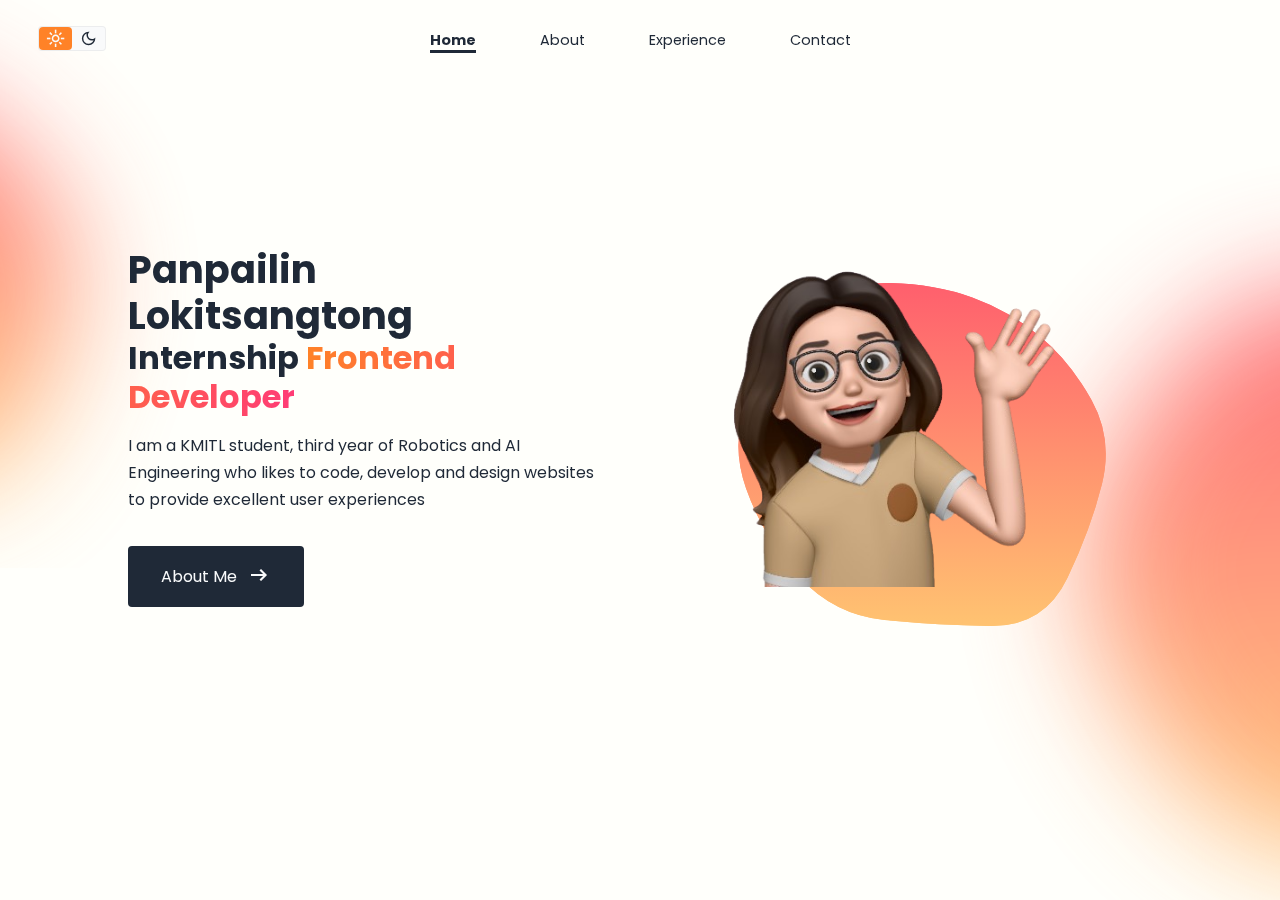
<file: index.html>
<!DOCTYPE html>
<html lang="en">
<head>
  <meta charset="UTF-8">
  <meta http-equiv="X-UA-Compatible" content="IE=edge">
  <meta name="viewport" content="width=device-width, initial-scale=1.0">
  <title>Portfolio</title>

  <link rel="stylesheet" href="./css/index.css">

  <!-- FONT (POPPINS) -->
  <link rel="preconnect" href="https://fonts.googleapis.com">
  <link rel="preconnect" href="https://fonts.gstatic.com" crossorigin>
  <link href="https://fonts.googleapis.com/css2?family=Poppins:wght@300;400;500;600;700;800;900&display=swap" rel="stylesheet">

  <!-- ICON GOOGLE -->
  <link rel="stylesheet" href="https://fonts.googleapis.com/css2?family=Material+Symbols+Outlined:opsz,wght,FILL,GRAD@48,400,1,0" />
</head>
<body>

  <div class="blob__bg">
    <svg class="deco top__blob" viewBox="0 0 800 500" preserveAspectRatio="none" xmlns="http://www.w3.org/2000/svg" xmlns:xlink="http://www.w3.org/1999/xlink" width="100%" id="blobSvg">
      <g transform="translate(154.94499588012695, -17.009185791015625)">
        <defs>
          <linearGradient id="gradient" x1="0%" y1="0%" x2="0%" y2="100%">
            <stop class="pink" offset="0%"></stop>
            <stop class="orange" offset="100%"></stop>
          </linearGradient>
        </defs>
        <path fill="url(#gradient)">
          <animate attributeName="d"
          dur="10000ms"
          repeatCount="indefinite"

          values="M421,291Q392,332,377,388Q362,444,306,440.5Q250,437,198.5,433Q147,429,112,389.5Q77,
          350,61.5,300Q46,250,68,204Q90,158,125,126.5Q160,95,205,93.5Q250,92,289.5,102.5Q329,113,358.5,141.5Q388,170,419,210Q450,250,421,291Z;
          
          M437,310Q457,370,414,414.5Q371,459,310.5,462.5Q250,466,192.5,458Q135,450,93.5,407Q52,364,27.5,307Q3,250,31,195Q59,140,100.5,101.5Q142,
          63,196,69Q250,75,288.5,96Q327,117,364,140Q401,163,409,206.5Q417,250,437,310Z;
          
          M467,304.5Q439,359,390,383Q341,407,295.5,414.5Q250,422,205.5,412.5Q161,403,128.5,
          371Q96,339,58.5,294.5Q21,250,58,205.5Q95,161,121.5,117Q148,73,199,65Q250,57,291,82.5Q332,108,375,130.5Q418,153,456.5,201.5Q495,250,467,304.5Z;
          
          M414,289Q386,328,370.5,380Q355,432,302.5,432.5Q250,433,202.5,424Q155,415,127.5,375.5Q100,
          336,64.5,293Q29,250,32,188Q35,126,97,109Q159,92,204.5,61Q250,30,296,60Q342,90,401,109.5Q460,129,451,189.5Q442,250,414,289Z;
          
          M431.10251,296.45494Q410.55745,342.90988,377.07789,377.36884Q343.59832,411.82781,296.79916,419.78275Q250,427.73769,208.20084,
          410.84422Q166.40168,393.95075,133.63936,364.97538Q100.87705,336,71.51642,293Q42.15578,250,38.57789,188Q35,126,88.22948,
          93.65159Q141.45896,61.30318,195.72948,65.38526Q250,69.46734,289.42211,91.13534Q328.84422,112.80335,385.21306,126.16399Q441.58191,139.52462,446.61474,194.76231Q451.64757,250,431.10251,296.45494Z;
          
          M421,291Q392,332,377,388Q362,444,306,440.5Q250,437,198.5,433Q147,429,112,389.5Q77,
          350,61.5,300Q46,250,68,204Q90,158,125,126.5Q160,95,205,93.5Q250,92,289.5,102.5Q329,113,358.5,141.5Q388,170,419,210Q450,250,421,291Z;">

          </animate>
        </path>
      </g>
  </svg>

  <svg class="deco down__blob" viewBox="0 0 800 500" preserveAspectRatio="none" xmlns="http://www.w3.org/2000/svg" xmlns:xlink="http://www.w3.org/1999/xlink" width="100%" id="blobSvg">
    <g transform="translate(154.94499588012695, -17.009185791015625)">
      <defs>
        <linearGradient id="gradient" x1="0%" y1="0%" x2="0%" y2="100%">
          <stop class="pink" offset="0%"></stop>
          <stop class="orange" offset="100%"></stop>
        </linearGradient>
      </defs>
      <path fill="url(#gradient)">
        <animate attributeName="d"
        dur="10000ms"
        repeatCount="indefinite"

        values="M421,291Q392,332,377,388Q362,444,306,440.5Q250,437,198.5,433Q147,429,112,389.5Q77,
        350,61.5,300Q46,250,68,204Q90,158,125,126.5Q160,95,205,93.5Q250,92,289.5,102.5Q329,113,358.5,141.5Q388,170,419,210Q450,250,421,291Z;
        
        M437,310Q457,370,414,414.5Q371,459,310.5,462.5Q250,466,192.5,458Q135,450,93.5,407Q52,364,27.5,307Q3,250,31,195Q59,140,100.5,101.5Q142,
        63,196,69Q250,75,288.5,96Q327,117,364,140Q401,163,409,206.5Q417,250,437,310Z;
        
        M467,304.5Q439,359,390,383Q341,407,295.5,414.5Q250,422,205.5,412.5Q161,403,128.5,
        371Q96,339,58.5,294.5Q21,250,58,205.5Q95,161,121.5,117Q148,73,199,65Q250,57,291,82.5Q332,108,375,130.5Q418,153,456.5,201.5Q495,250,467,304.5Z;
        
        M414,289Q386,328,370.5,380Q355,432,302.5,432.5Q250,433,202.5,424Q155,415,127.5,375.5Q100,
        336,64.5,293Q29,250,32,188Q35,126,97,109Q159,92,204.5,61Q250,30,296,60Q342,90,401,109.5Q460,129,451,189.5Q442,250,414,289Z;
        
        M431.10251,296.45494Q410.55745,342.90988,377.07789,377.36884Q343.59832,411.82781,296.79916,419.78275Q250,427.73769,208.20084,
        410.84422Q166.40168,393.95075,133.63936,364.97538Q100.87705,336,71.51642,293Q42.15578,250,38.57789,188Q35,126,88.22948,
        93.65159Q141.45896,61.30318,195.72948,65.38526Q250,69.46734,289.42211,91.13534Q328.84422,112.80335,385.21306,126.16399Q441.58191,139.52462,446.61474,194.76231Q451.64757,250,431.10251,296.45494Z;
        
        M421,291Q392,332,377,388Q362,444,306,440.5Q250,437,198.5,433Q147,429,112,389.5Q77,
        350,61.5,300Q46,250,68,204Q90,158,125,126.5Q160,95,205,93.5Q250,92,289.5,102.5Q329,113,358.5,141.5Q388,170,419,210Q450,250,421,291Z;">

        </animate>
      </path>
    </g>
  </svg>

  </div>




  <nav>
    <div class="theme-toggle">
      <span class="material-symbols-outlined active">
        light_mode
        </span>
      <span class="material-symbols-outlined">
        dark_mode
        </span>
    </div>
    
    <div class="container nav__container">
      

      <ul class="nav__menu">
        <li><a href="index.html" class="active">Home</a></li>
        <li><a href="about.html">About</a></li>
        <li><a href="experience.html">Experience</a></li>
        <li><a href="contact.html">Contact</a></li>
      </ul>

      <button id="close-menu-btn"><span class="material-symbols-outlined">close</span></button>
      <button id="open-menu-btn"><span class="material-symbols-outlined">menu</span></button>
    </div>
  </nav>
  
  <header>
    <div class="container header__container">

      <div class="header__left">
        <h1>Panpailin Lokitsangtong</h1>
        <h2>Internship <span class="dev">Frontend Developer</span></h2>
        <p>
          I am a KMITL student, third year of Robotics and AI Engineering who likes to code, develop and design
          websites to provide excellent user experiences
        </p>
        <a href="about.html" class="btn">
            About Me
            <span class="material-symbols-outlined">arrow_right_alt</span>
        </a>
      </div>

      <div class="header__right">
        <img class="header__img" id="main_lightimg"src="./img/main_lightmode.png">
        <img class="header__img" id="main_darkimg" src="./img/main_darkmode.png">

        <svg class="header__blob" viewBox="0 0 800 500" preserveAspectRatio="none" xmlns="http://www.w3.org/2000/svg" xmlns:xlink="http://www.w3.org/1999/xlink" width="100%" id="blobSvg">
          <g transform="translate(154.94499588012695, -17.009185791015625)">
            <defs>
              <linearGradient id="gradient" x1="0%" y1="0%" x2="0%" y2="100%">
                <stop class="pink" offset="0%"></stop>
                <stop class="orange" offset="100%"></stop>
              </linearGradient>
            </defs>
            <path fill="url(#gradient)">
              <animate attributeName="d"
              dur="10000ms"
              repeatCount="indefinite"

              values="M421,291Q392,332,377,388Q362,444,306,440.5Q250,437,198.5,433Q147,429,112,389.5Q77,
              350,61.5,300Q46,250,68,204Q90,158,125,126.5Q160,95,205,93.5Q250,92,289.5,102.5Q329,113,358.5,141.5Q388,170,419,210Q450,250,421,291Z;
              
              M437,310Q457,370,414,414.5Q371,459,310.5,462.5Q250,466,192.5,458Q135,450,93.5,407Q52,364,27.5,307Q3,250,31,195Q59,140,100.5,101.5Q142,
              63,196,69Q250,75,288.5,96Q327,117,364,140Q401,163,409,206.5Q417,250,437,310Z;
              
              M467,304.5Q439,359,390,383Q341,407,295.5,414.5Q250,422,205.5,412.5Q161,403,128.5,
              371Q96,339,58.5,294.5Q21,250,58,205.5Q95,161,121.5,117Q148,73,199,65Q250,57,291,82.5Q332,108,375,130.5Q418,153,456.5,201.5Q495,250,467,304.5Z;
              
              M414,289Q386,328,370.5,380Q355,432,302.5,432.5Q250,433,202.5,424Q155,415,127.5,375.5Q100,
              336,64.5,293Q29,250,32,188Q35,126,97,109Q159,92,204.5,61Q250,30,296,60Q342,90,401,109.5Q460,129,451,189.5Q442,250,414,289Z;
              
              M431.10251,296.45494Q410.55745,342.90988,377.07789,377.36884Q343.59832,411.82781,296.79916,419.78275Q250,427.73769,208.20084,
              410.84422Q166.40168,393.95075,133.63936,364.97538Q100.87705,336,71.51642,293Q42.15578,250,38.57789,188Q35,126,88.22948,
              93.65159Q141.45896,61.30318,195.72948,65.38526Q250,69.46734,289.42211,91.13534Q328.84422,112.80335,385.21306,126.16399Q441.58191,139.52462,446.61474,194.76231Q451.64757,250,431.10251,296.45494Z;
              
              M421,291Q392,332,377,388Q362,444,306,440.5Q250,437,198.5,433Q147,429,112,389.5Q77,
              350,61.5,300Q46,250,68,204Q90,158,125,126.5Q160,95,205,93.5Q250,92,289.5,102.5Q329,113,358.5,141.5Q388,170,419,210Q450,250,421,291Z;">

              </animate>
            </path>
          </g>
        </svg>

        <svg class="header__blob" viewBox="0 0 800 500" preserveAspectRatio="none" xmlns="http://www.w3.org/2000/svg" xmlns:xlink="http://www.w3.org/1999/xlink" width="100%" id="blobSvg">
          <g transform="translate(154.94499588012695, -17.009185791015625)">
            <defs>
              <linearGradient id="gradient" x1="0%" y1="0%" x2="0%" y2="100%">
                <stop offset="0%" style="stop-color: rgb(255, 95, 109);"></stop>
                <stop offset="100%" style="stop-color: rgb(255, 195, 113);"></stop>
              </linearGradient>
            </defs>
            <path fill="url(#gradient)">
              <animate attributeName="d"
              dur="10000ms"
              repeatCount="indefinite"

              values="M421,291Q392,332,377,388Q362,444,306,440.5Q250,437,198.5,433Q147,429,112,389.5Q77,
              350,61.5,300Q46,250,68,204Q90,158,125,126.5Q160,95,205,93.5Q250,92,289.5,102.5Q329,113,358.5,141.5Q388,170,419,210Q450,250,421,291Z;
              
              M437,310Q457,370,414,414.5Q371,459,310.5,462.5Q250,466,192.5,458Q135,450,93.5,407Q52,364,27.5,307Q3,250,31,195Q59,140,100.5,101.5Q142,
              63,196,69Q250,75,288.5,96Q327,117,364,140Q401,163,409,206.5Q417,250,437,310Z;
              
              M467,304.5Q439,359,390,383Q341,407,295.5,414.5Q250,422,205.5,412.5Q161,403,128.5,
              371Q96,339,58.5,294.5Q21,250,58,205.5Q95,161,121.5,117Q148,73,199,65Q250,57,291,82.5Q332,108,375,130.5Q418,153,456.5,201.5Q495,250,467,304.5Z;
              
              M414,289Q386,328,370.5,380Q355,432,302.5,432.5Q250,433,202.5,424Q155,415,127.5,375.5Q100,
              336,64.5,293Q29,250,32,188Q35,126,97,109Q159,92,204.5,61Q250,30,296,60Q342,90,401,109.5Q460,129,451,189.5Q442,250,414,289Z;
              
              M431.10251,296.45494Q410.55745,342.90988,377.07789,377.36884Q343.59832,411.82781,296.79916,419.78275Q250,427.73769,208.20084,
              410.84422Q166.40168,393.95075,133.63936,364.97538Q100.87705,336,71.51642,293Q42.15578,250,38.57789,188Q35,126,88.22948,
              93.65159Q141.45896,61.30318,195.72948,65.38526Q250,69.46734,289.42211,91.13534Q328.84422,112.80335,385.21306,126.16399Q441.58191,139.52462,446.61474,194.76231Q451.64757,250,431.10251,296.45494Z;
              
              M421,291Q392,332,377,388Q362,444,306,440.5Q250,437,198.5,433Q147,429,112,389.5Q77,
              350,61.5,300Q46,250,68,204Q90,158,125,126.5Q160,95,205,93.5Q250,92,289.5,102.5Q329,113,358.5,141.5Q388,170,419,210Q450,250,421,291Z;">

              </animate>
            </path>
          </g>
        </svg>

      </div>
    </div>
  </header>

  <script src="./js/main.js"></script>
  
</body>
</html>
</file>
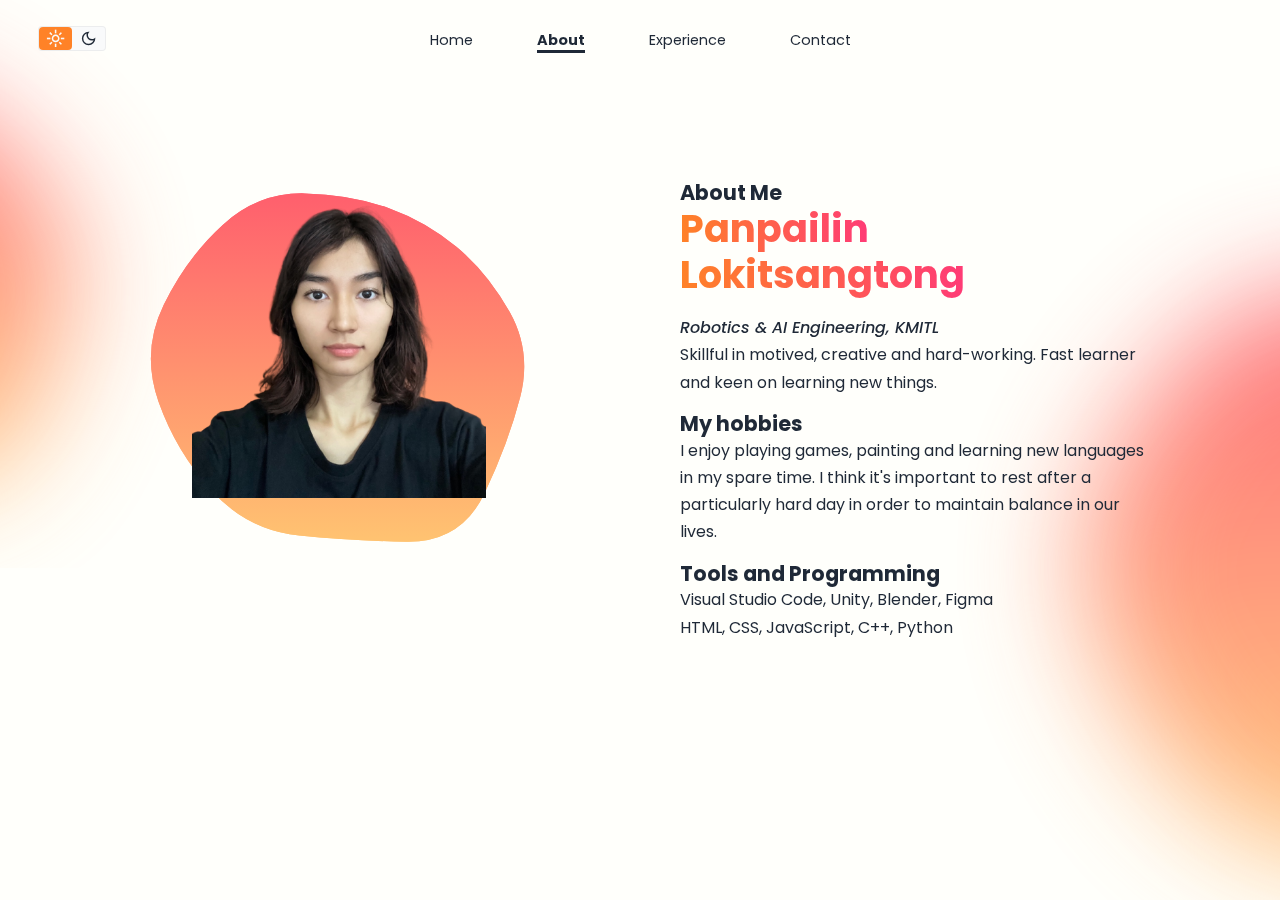
<file: about.html>
<!DOCTYPE html>
<html lang="en">
<head>
  <meta charset="UTF-8">
  <meta http-equiv="X-UA-Compatible" content="IE=edge">
  <meta name="viewport" content="width=device-width, initial-scale=1.0">
  <title>Portfolio</title>

  <link rel="stylesheet" href="./css/index.css">
  <link rel="stylesheet" href="./css/about.css">

  <!-- FONT (POPPINS) -->
  <link rel="preconnect" href="https://fonts.googleapis.com">
  <link rel="preconnect" href="https://fonts.gstatic.com" crossorigin>
  <link href="https://fonts.googleapis.com/css2?family=Poppins:wght@300;400;500;600;700;800;900&display=swap" rel="stylesheet">

  <!-- ICON GOOGLE -->
  <link rel="stylesheet" href="https://fonts.googleapis.com/css2?family=Material+Symbols+Outlined:opsz,wght,FILL,GRAD@48,400,1,0" />
</head>
<body>

  <div class="blob__bg">
    <svg class="deco top__blob" viewBox="0 0 800 500" preserveAspectRatio="none" xmlns="http://www.w3.org/2000/svg" xmlns:xlink="http://www.w3.org/1999/xlink" width="100%" id="blobSvg">
      <g transform="translate(154.94499588012695, -17.009185791015625)">
        <defs>
          <linearGradient id="gradient" x1="0%" y1="0%" x2="0%" y2="100%">
            <stop class="pink" offset="0%"></stop>
            <stop class="orange" offset="100%"></stop>
          </linearGradient>
        </defs>
        <path fill="url(#gradient)">
          <animate attributeName="d"
          dur="10000ms"
          repeatCount="indefinite"

          values="M421,291Q392,332,377,388Q362,444,306,440.5Q250,437,198.5,433Q147,429,112,389.5Q77,
          350,61.5,300Q46,250,68,204Q90,158,125,126.5Q160,95,205,93.5Q250,92,289.5,102.5Q329,113,358.5,141.5Q388,170,419,210Q450,250,421,291Z;
          
          M437,310Q457,370,414,414.5Q371,459,310.5,462.5Q250,466,192.5,458Q135,450,93.5,407Q52,364,27.5,307Q3,250,31,195Q59,140,100.5,101.5Q142,
          63,196,69Q250,75,288.5,96Q327,117,364,140Q401,163,409,206.5Q417,250,437,310Z;
          
          M467,304.5Q439,359,390,383Q341,407,295.5,414.5Q250,422,205.5,412.5Q161,403,128.5,
          371Q96,339,58.5,294.5Q21,250,58,205.5Q95,161,121.5,117Q148,73,199,65Q250,57,291,82.5Q332,108,375,130.5Q418,153,456.5,201.5Q495,250,467,304.5Z;
          
          M414,289Q386,328,370.5,380Q355,432,302.5,432.5Q250,433,202.5,424Q155,415,127.5,375.5Q100,
          336,64.5,293Q29,250,32,188Q35,126,97,109Q159,92,204.5,61Q250,30,296,60Q342,90,401,109.5Q460,129,451,189.5Q442,250,414,289Z;
          
          M431.10251,296.45494Q410.55745,342.90988,377.07789,377.36884Q343.59832,411.82781,296.79916,419.78275Q250,427.73769,208.20084,
          410.84422Q166.40168,393.95075,133.63936,364.97538Q100.87705,336,71.51642,293Q42.15578,250,38.57789,188Q35,126,88.22948,
          93.65159Q141.45896,61.30318,195.72948,65.38526Q250,69.46734,289.42211,91.13534Q328.84422,112.80335,385.21306,126.16399Q441.58191,139.52462,446.61474,194.76231Q451.64757,250,431.10251,296.45494Z;
          
          M421,291Q392,332,377,388Q362,444,306,440.5Q250,437,198.5,433Q147,429,112,389.5Q77,
          350,61.5,300Q46,250,68,204Q90,158,125,126.5Q160,95,205,93.5Q250,92,289.5,102.5Q329,113,358.5,141.5Q388,170,419,210Q450,250,421,291Z;">

          </animate>
        </path>
      </g>
  </svg>

  <svg class="deco down__blob" viewBox="0 0 800 500" preserveAspectRatio="none" xmlns="http://www.w3.org/2000/svg" xmlns:xlink="http://www.w3.org/1999/xlink" width="100%" id="blobSvg">
    <g transform="translate(154.94499588012695, -17.009185791015625)">
      <defs>
        <linearGradient id="gradient" x1="0%" y1="0%" x2="0%" y2="100%">
          <stop class="pink" offset="0%"></stop>
          <stop class="orange" offset="100%"></stop>
        </linearGradient>
      </defs>
      <path fill="url(#gradient)">
        <animate attributeName="d"
        dur="10000ms"
        repeatCount="indefinite"

        values="M421,291Q392,332,377,388Q362,444,306,440.5Q250,437,198.5,433Q147,429,112,389.5Q77,
        350,61.5,300Q46,250,68,204Q90,158,125,126.5Q160,95,205,93.5Q250,92,289.5,102.5Q329,113,358.5,141.5Q388,170,419,210Q450,250,421,291Z;
        
        M437,310Q457,370,414,414.5Q371,459,310.5,462.5Q250,466,192.5,458Q135,450,93.5,407Q52,364,27.5,307Q3,250,31,195Q59,140,100.5,101.5Q142,
        63,196,69Q250,75,288.5,96Q327,117,364,140Q401,163,409,206.5Q417,250,437,310Z;
        
        M467,304.5Q439,359,390,383Q341,407,295.5,414.5Q250,422,205.5,412.5Q161,403,128.5,
        371Q96,339,58.5,294.5Q21,250,58,205.5Q95,161,121.5,117Q148,73,199,65Q250,57,291,82.5Q332,108,375,130.5Q418,153,456.5,201.5Q495,250,467,304.5Z;
        
        M414,289Q386,328,370.5,380Q355,432,302.5,432.5Q250,433,202.5,424Q155,415,127.5,375.5Q100,
        336,64.5,293Q29,250,32,188Q35,126,97,109Q159,92,204.5,61Q250,30,296,60Q342,90,401,109.5Q460,129,451,189.5Q442,250,414,289Z;
        
        M431.10251,296.45494Q410.55745,342.90988,377.07789,377.36884Q343.59832,411.82781,296.79916,419.78275Q250,427.73769,208.20084,
        410.84422Q166.40168,393.95075,133.63936,364.97538Q100.87705,336,71.51642,293Q42.15578,250,38.57789,188Q35,126,88.22948,
        93.65159Q141.45896,61.30318,195.72948,65.38526Q250,69.46734,289.42211,91.13534Q328.84422,112.80335,385.21306,126.16399Q441.58191,139.52462,446.61474,194.76231Q451.64757,250,431.10251,296.45494Z;
        
        M421,291Q392,332,377,388Q362,444,306,440.5Q250,437,198.5,433Q147,429,112,389.5Q77,
        350,61.5,300Q46,250,68,204Q90,158,125,126.5Q160,95,205,93.5Q250,92,289.5,102.5Q329,113,358.5,141.5Q388,170,419,210Q450,250,421,291Z;">

        </animate>
      </path>
    </g>
  </svg>

  </div>

  


  <nav>
    <div class="theme-toggle">
      <span class="material-symbols-outlined active">
        light_mode
        </span>
      <span class="material-symbols-outlined">
        dark_mode
        </span>
    </div>
    
    <div class="container nav__container">
      

      <ul class="nav__menu">
        <li><a href="index.html">Home</a></li>
        <li><a href="about.html" class="active">About</a></li>
        <li><a href="experience.html">Experience</a></li>
        <li><a href="contact.html">Contact</a></li>
      </ul>

      <button id="close-menu-btn"><span class="material-symbols-outlined">close</span></button>
      <button id="open-menu-btn"><span class="material-symbols-outlined">menu</span></button>
    </div>
  </nav>
  
  <header>
    <div class="container header__container">
      <div class="header__left about">
        <img class="about__img" src="./img/about_profile.png">

        <svg class="about__blob" viewBox="0 0 800 500" preserveAspectRatio="none" xmlns="http://www.w3.org/2000/svg" xmlns:xlink="http://www.w3.org/1999/xlink" width="100%" id="blobSvg">
          <g transform="translate(154.94499588012695, -17.009185791015625)">
            <defs>
              <linearGradient id="gradient" x1="0%" y1="0%" x2="0%" y2="100%">
                <stop class="pink" offset="0%"></stop>
                <stop class="orange" offset="100%"></stop>
              </linearGradient>
            </defs>
            <path fill="url(#gradient)">
              <animate attributeName="d"
              dur="10000ms"
              repeatCount="indefinite"

              values="M421,291Q392,332,377,388Q362,444,306,440.5Q250,437,198.5,433Q147,429,112,389.5Q77,
              350,61.5,300Q46,250,68,204Q90,158,125,126.5Q160,95,205,93.5Q250,92,289.5,102.5Q329,113,358.5,141.5Q388,170,419,210Q450,250,421,291Z;
              
              M437,310Q457,370,414,414.5Q371,459,310.5,462.5Q250,466,192.5,458Q135,450,93.5,407Q52,364,27.5,307Q3,250,31,195Q59,140,100.5,101.5Q142,
              63,196,69Q250,75,288.5,96Q327,117,364,140Q401,163,409,206.5Q417,250,437,310Z;
              
              M467,304.5Q439,359,390,383Q341,407,295.5,414.5Q250,422,205.5,412.5Q161,403,128.5,
              371Q96,339,58.5,294.5Q21,250,58,205.5Q95,161,121.5,117Q148,73,199,65Q250,57,291,82.5Q332,108,375,130.5Q418,153,456.5,201.5Q495,250,467,304.5Z;
              
              M414,289Q386,328,370.5,380Q355,432,302.5,432.5Q250,433,202.5,424Q155,415,127.5,375.5Q100,
              336,64.5,293Q29,250,32,188Q35,126,97,109Q159,92,204.5,61Q250,30,296,60Q342,90,401,109.5Q460,129,451,189.5Q442,250,414,289Z;
              
              M431.10251,296.45494Q410.55745,342.90988,377.07789,377.36884Q343.59832,411.82781,296.79916,419.78275Q250,427.73769,208.20084,
              410.84422Q166.40168,393.95075,133.63936,364.97538Q100.87705,336,71.51642,293Q42.15578,250,38.57789,188Q35,126,88.22948,
              93.65159Q141.45896,61.30318,195.72948,65.38526Q250,69.46734,289.42211,91.13534Q328.84422,112.80335,385.21306,126.16399Q441.58191,139.52462,446.61474,194.76231Q451.64757,250,431.10251,296.45494Z;
              
              M421,291Q392,332,377,388Q362,444,306,440.5Q250,437,198.5,433Q147,429,112,389.5Q77,
              350,61.5,300Q46,250,68,204Q90,158,125,126.5Q160,95,205,93.5Q250,92,289.5,102.5Q329,113,358.5,141.5Q388,170,419,210Q450,250,421,291Z;">

              </animate>
            </path>
          </g>
        </svg>

        <svg class="about__blob" viewBox="0 0 800 500" preserveAspectRatio="none" xmlns="http://www.w3.org/2000/svg" xmlns:xlink="http://www.w3.org/1999/xlink" width="100%" id="blobSvg">
          <g transform="translate(154.94499588012695, -17.009185791015625)">
            <defs>
              <linearGradient id="gradient" x1="0%" y1="0%" x2="0%" y2="100%">
                <stop class="pink" offset="0%"></stop>
                <stop class="orange" offset="100%"></stop>
              </linearGradient>
            </defs>
            <path fill="url(#gradient)">
              <animate attributeName="d"
              dur="10000ms"
              repeatCount="indefinite"

              values="M421,291Q392,332,377,388Q362,444,306,440.5Q250,437,198.5,433Q147,429,112,389.5Q77,
              350,61.5,300Q46,250,68,204Q90,158,125,126.5Q160,95,205,93.5Q250,92,289.5,102.5Q329,113,358.5,141.5Q388,170,419,210Q450,250,421,291Z;
              
              M437,310Q457,370,414,414.5Q371,459,310.5,462.5Q250,466,192.5,458Q135,450,93.5,407Q52,364,27.5,307Q3,250,31,195Q59,140,100.5,101.5Q142,
              63,196,69Q250,75,288.5,96Q327,117,364,140Q401,163,409,206.5Q417,250,437,310Z;
              
              M467,304.5Q439,359,390,383Q341,407,295.5,414.5Q250,422,205.5,412.5Q161,403,128.5,
              371Q96,339,58.5,294.5Q21,250,58,205.5Q95,161,121.5,117Q148,73,199,65Q250,57,291,82.5Q332,108,375,130.5Q418,153,456.5,201.5Q495,250,467,304.5Z;
              
              M414,289Q386,328,370.5,380Q355,432,302.5,432.5Q250,433,202.5,424Q155,415,127.5,375.5Q100,
              336,64.5,293Q29,250,32,188Q35,126,97,109Q159,92,204.5,61Q250,30,296,60Q342,90,401,109.5Q460,129,451,189.5Q442,250,414,289Z;
              
              M431.10251,296.45494Q410.55745,342.90988,377.07789,377.36884Q343.59832,411.82781,296.79916,419.78275Q250,427.73769,208.20084,
              410.84422Q166.40168,393.95075,133.63936,364.97538Q100.87705,336,71.51642,293Q42.15578,250,38.57789,188Q35,126,88.22948,
              93.65159Q141.45896,61.30318,195.72948,65.38526Q250,69.46734,289.42211,91.13534Q328.84422,112.80335,385.21306,126.16399Q441.58191,139.52462,446.61474,194.76231Q451.64757,250,431.10251,296.45494Z;
              
              M421,291Q392,332,377,388Q362,444,306,440.5Q250,437,198.5,433Q147,429,112,389.5Q77,
              350,61.5,300Q46,250,68,204Q90,158,125,126.5Q160,95,205,93.5Q250,92,289.5,102.5Q329,113,358.5,141.5Q388,170,419,210Q450,250,421,291Z;">

              </animate>
            </path>
          </g>
        </svg>
      
      </div>

      <div class="about__right">
        <div class="about__me name">
          <h4>About Me</h4>
          <h1><span class="dev">Panpailin</span></h1>
          <h1><span class="dev">Lokitsangtong</span></h1>
        </div>

        <div class="about__me engineering">
          <p><span class="RAI">Robotics & AI Engineering, KMITL</span></p>
          <p>
            Skillful in motived, creative and hard-working. Fast learner
            and keen on learning new things.
          </p>
        </div>

        <div class="about__me hobbies">
          <h4>My hobbies</h4>
          <p>
            I enjoy playing games, painting and learning new languages in my
            spare time. I think it's important to rest after a particularly
            hard day in order to maintain balance in our lives.
          </p>
        </div>

        <div class="about__me tools">
          <h4>Tools and Programming</h4>
          <p>
            Visual Studio Code, Unity, Blender, Figma
          </p>
          <p>
            HTML, CSS, JavaScript, C++, Python
          </p>
        </div>
        
        
        <!-- <div class="design__tool">

        </div> -->
        

      </div>

      
    </div>
  </header>

  
  <script src="./js/about.js"></script>
  
</body>
</html>
</file>
<file: css/index.css>
@import url('https://fonts.googleapis.com/css2?family=Poppins:ital,wght@1,100;1,200;1,300;1,400;1,500;1,600;1,700;1,800;1,900&display=swap');
* {
  margin: 0;
  padding: 0;
  border: 0;
  outline: 0;
  text-decoration: none;
  list-style: none;
  box-sizing: border-box;
}

:root {
  --color-bg: #FFFFFB;
  --color-white: #F9FAFB;
  --color-black: #000000;
  --color-dark: #1F2937;
  --color-variable: #FF8227;
  --color-gradient-light: -webkit-linear-gradient(left,#FF8227,#FF5E4E, #FF3B76);

  --color-blob-pink: rgb(255, 95, 109);
  --color-blob-orange: rgb(255, 195, 113);

  --container-width-lg: 80%;
  --container-width-md: 90%;
  --container-width-sm: 94%;

  --box-shadow: -4rem 6rem 10rem rgba(0,0,0,0.6);
  --box-shadowGlass: 0 8px 32px 0 rgba( 0,0,0, 0.37 );

  --transition: all 400ms ease;
}

.dark-theme-variables {
  --color-bg: #1F2937;
  --color-white: #000000;
  --color-black: #ffffff;
  --color-dark: #F9FAFB;
  --color-variable: #6758FF;
  --color-gradient-light: -webkit-linear-gradient(left,#4743EF,#8432DF, #C020D0);

  --color-blob-pink: #4743EF;
  --color-blob-orange: #C020D0;

  --box-shadow: -4rem 6rem 10rem rgba(255, 255, 255, 0.6);
  --box-shadowGlass: 0 8px 32px 0 rgba( 255, 255, 255, 0.37 );
}

body {
  font-family: 'Poppins', sans-serif;
  line-height: 1.7;
  color: var(--color-dark);
  background: var(--color-bg);
}

.container {
  width: var(--container-width-lg);
  margin: 0 auto;
}

h1, h2, h3, h4, h5 {
  line-height: 1.2;
}

h1 {
  font-size: 2.4rem;
}

h2 {
  font-size: 2rem;
}

h3 {
  font-size: 1.6rem;
}

h4 {
  font-size: 1.3rem;
}

a {
  color: var(--color-dark);
}

img {
  width: 80%;
}

.btn {
  display: inline-flex;
  background: var(--color-dark);
  color: var(--color-white);
  padding: 1rem 2rem;
  border: 1px solid transparent;
  border-radius: 4px;
  overflow: hidden;
  gap: 10px;
  text-decoration: none;
  transition: var(--transition);
}

.btn:hover {
  background: var(--color-variable);
  color: var(--color-black);
  z-index: 1;
  cursor: pointer;
}

/* NAVBAR */
nav {
  background: transparent;
  width: 100vw;
  height: 5rem;
  position: fixed;
  top: 0;
  z-index: 100;
}

.nav__container {
  height: 100%;
  display: flex;
  justify-content: center;
  align-items: center;
}

.theme-toggle {
  background: var(--color-white);
  color: var(--color-dark);
  position: absolute;
  display: flex;
  justify-content: space-between;
  align-items: center;
  top: 1.6rem;
  left: 3%;
  height: 1.6rem;
  width: 4.2rem;
  cursor: pointer;
  border: 1px solid rgba(0,0,0,0.05);
  border-radius: 4px;
}

.theme-toggle span {
  font-size: 1.2rem;
  width: 50%;
  height: 100%;
  display: flex;
  align-items: center;
  justify-content: center;
}

.theme-toggle span.active {
  background: var(--color-variable);
  color: var(--color-white);
  border-radius: 4px;
}

.theme-toggle span.visible {
  background: var(--color-white);
  color: var(--color-black);
  border-radius: 4px;
}

nav button {
  background: transparent;
  display: none;
}

.header__img:nth-child(2) {
  display: none;
}

.nav__menu {
  display: flex;
  align-items: center;
  gap: 4rem;
}

.nav__menu li a{
  font-size: 0.9rem;
  transition: var(--transition);
}

.nav__menu li a.active{
  font-weight: bold;
  border-bottom: 3px solid var(--color-dark);
  transition: var(--transition);
}

.nav__menu li a.active:hover{
  border-bottom: 3px solid var(--color-variable);
}


.nav__menu a:hover {
  color: var(--color-variable);
}

/* HEADER */
header {
  position: relative;
  top: 5rem;
  overflow-x: clip;
  overflow-y: visible;
  height: 70vh;
  margin-bottom: 5rem;
}

.header__container {
  display: grid;
  grid-template-columns: 1fr 1fr;
  align-items: center;
  gap: 5rem;
  height: 100%;
  padding-top: 4rem;
  
}


span.dev {
  background: var(--color-gradient-light);
  -webkit-background-clip: text;
  -webkit-text-fill-color: transparent;
}

.header__left p {
  margin: 1rem 0 2rem;
}


svg.header__blob {
  width: 160%;
  padding: 1.5rem 0;
  position: absolute;
  justify-self: center;
  z-index: 9;
}

svg stop.pink{
  offset: "0%";
  stop-color: var(--color-blob-pink);
}

svg stop.orange{
  offset: "100%";
  stop-color: var(--color-blob-orange);
}

.header__img {
  position: absolute;
  justify-self: center;
  bottom: -10rem;
  right: 3%;
  z-index: 10;
}

.header__blob {

  bottom: -18rem;
  left: -10%;  
}

.header__blob:nth-child(2) {
  filter: blur(50px);
}

.header__right {  
  position: relative;
  right: 5rem;
  
}

/* BLOB */
.blob__bg {
  width: 70%;
  overflow: hidden;
  position: absolute;
  top: 0;
  z-index: -100;
}
svg.deco {  
  position: relative;
  filter: blur(60px);
  opacity: 0.9;  
}

svg.deco.top__blob {
  top: -10%;
  right: 65%;
}

svg.deco.down__blob {
  position: absolute;
  position: fixed;
  top: 20%;
  left: 60%;
  
}

/* MEDIA QUERIES (TABLETS) */
@media screen and (max-width: 1024px) {
  .container {
    width: var(--container-width-md);
  }

  h1 {
    font-size: 2.2rem;
  }

  h2 {
    font-size: 1.7rem;
  }

  h3 {
    font-size: 1.4rem;
  }

  h4 {
    font-size: 1.2rem;
  }

  header {
    height: 60vh;
    margin-bottom: 4rem;
  }

  .header__container {
    gap: 0;
    padding-bottom: 3rem;
  }

}


/* MEDIA QUERIES (PHONES) */
@media screen and (max-width: 600px) {
  .container {
    width: var(--container-width-sm);
  }

  /* NAVBAR */
  .nav__container {
    justify-content: flex-end;
    padding-right: 1.5rem;
  }
  nav button {
    display: inline-block;
    background: transparent;
    font-size: 1.8rem;
    color: var(--color-dark);
    cursor: pointer;
  }

  nav button#close-menu-btn {
    display: none;
  }

  .nav__menu {
    position: fixed;
    top: 5rem;
    right: 5%;
    height: fit-content;
    width: 18rem;
    flex-direction: column;
    gap: 0;
    display: none;
  }

  .nav__menu li {
    width: 100%;
    height: 5.8rem;
    transform-origin: top right;
    opacity: 1;
  }

  .nav__menu li a {
    background: var(--color-white);
    box-shadow: var(--box-shadow);
    width: 100%;
    height: 100%;
    display: grid;
    place-items: center;
  }

  .nav__menu li a:hover {
    background: var(--color-dark);
    color: var(--color-white);
  }



  /* HEADER */
  header {
    height: 50vh;
  }

  .header__container {
    grid-template-columns: 1fr;
    text-align: center;
    margin-top: 0;
  }

  .header__left {
    position: absolute;
    top: 22rem;
  }

  .header__left p {
    margin-bottom: 1.3rem;
  }

  .header__right {
    position: relative;
    z-index: -10;
    top: -1rem;
  }
}
</file>
<file: css/about.css>
.about__img {
  width: 23%;
  bottom: -10rem;
  z-index: 10;
  top: 4%;
  position: absolute;
  left: 15%;
  
}

.about__blob {
  left: -3%;
}

svg.about__blob {
  top: 3rem;
  width: 60%;
  position: absolute;
  justify-self: center;
  z-index: 9;
}


.about__right {
  margin: 1rem 0 2rem;
  top: 0;
}

.about__right .about__me {
  margin-bottom: 1rem;
}

.about__right span.RAI {
  font-style: italic;
  font-weight: 500;
}

@media screen and (max-width: 1024px) {

  .about__img {
    width: 30%;
    bottom: -10rem;
    z-index: 10;
    top: 4%;
    position: absolute;
    left: 10%;
    
  }

  svg.about__blob {
    top: 3rem;
    width: 70%;
    position: absolute;
    justify-self: center;
    z-index: 9;
    left: -10%;
  }

}

@media screen and (max-width: 600px) {
  body {
    overflow: visible;
  }

  .about__img {
    z-index: 10;
    width: 50%;
    position: relative;
    top: -27rem;
    display: block;
    margin: 0 3rem 0 4rem;
    
    
  }

  svg.about__blob {
    width: 120%;
    position: absolute;
    z-index: 9;
    top: -25rem;
    
  }

  .about__right {
    margin: 1rem 0 2rem;
    padding: 12rem 3rem 0 3rem;
  }

}
</file>
